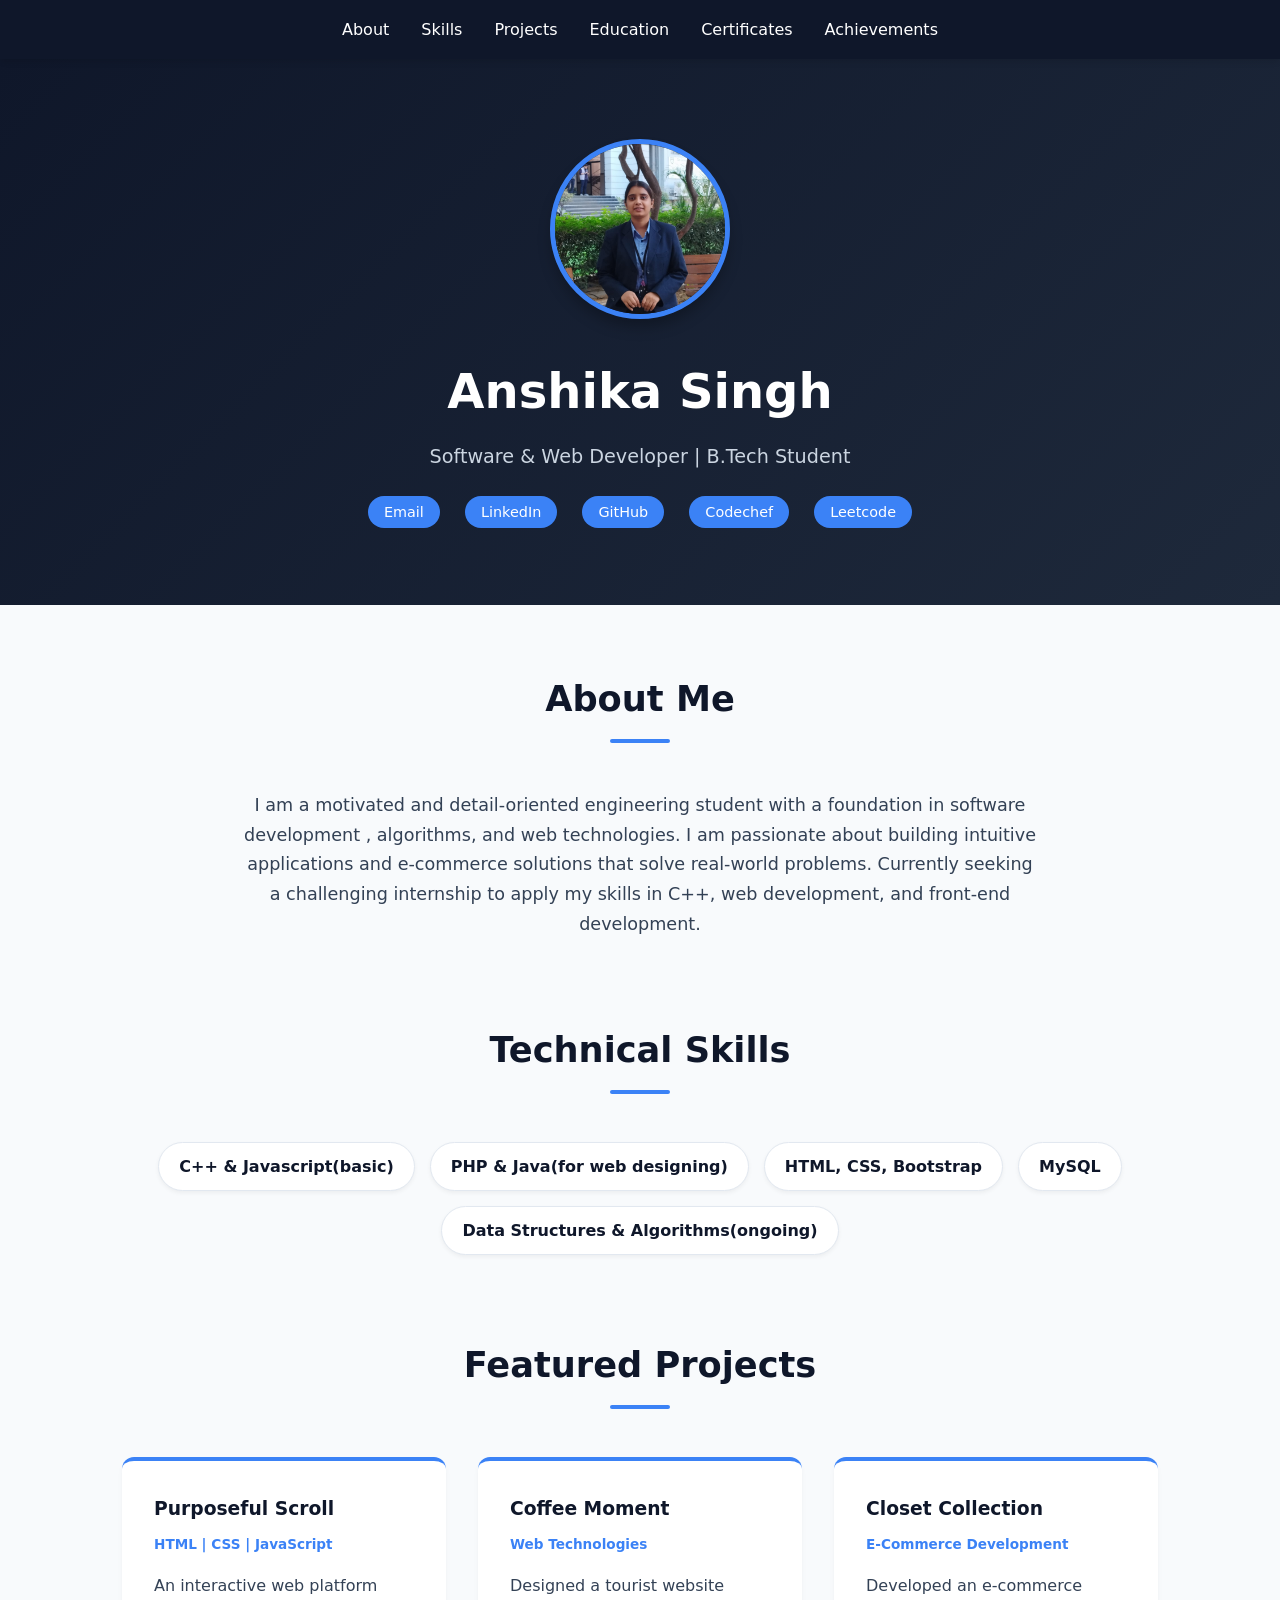
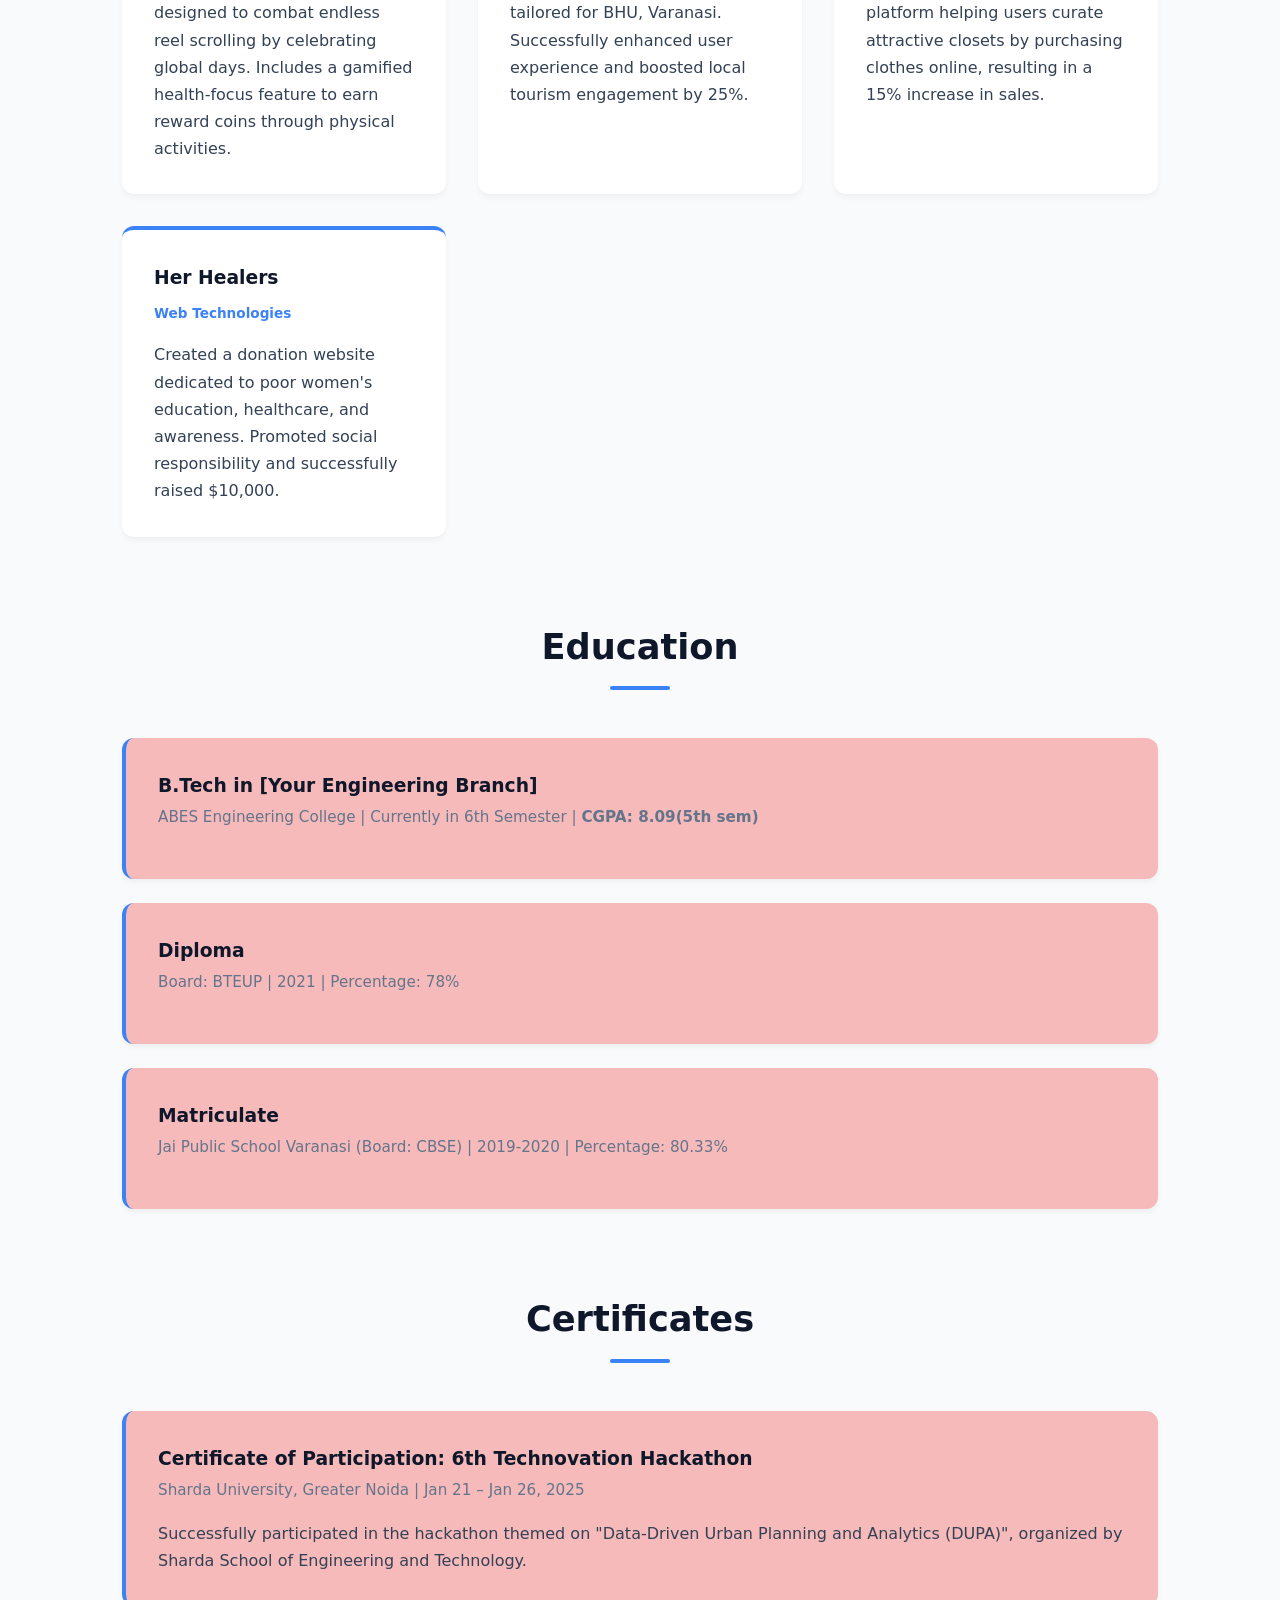
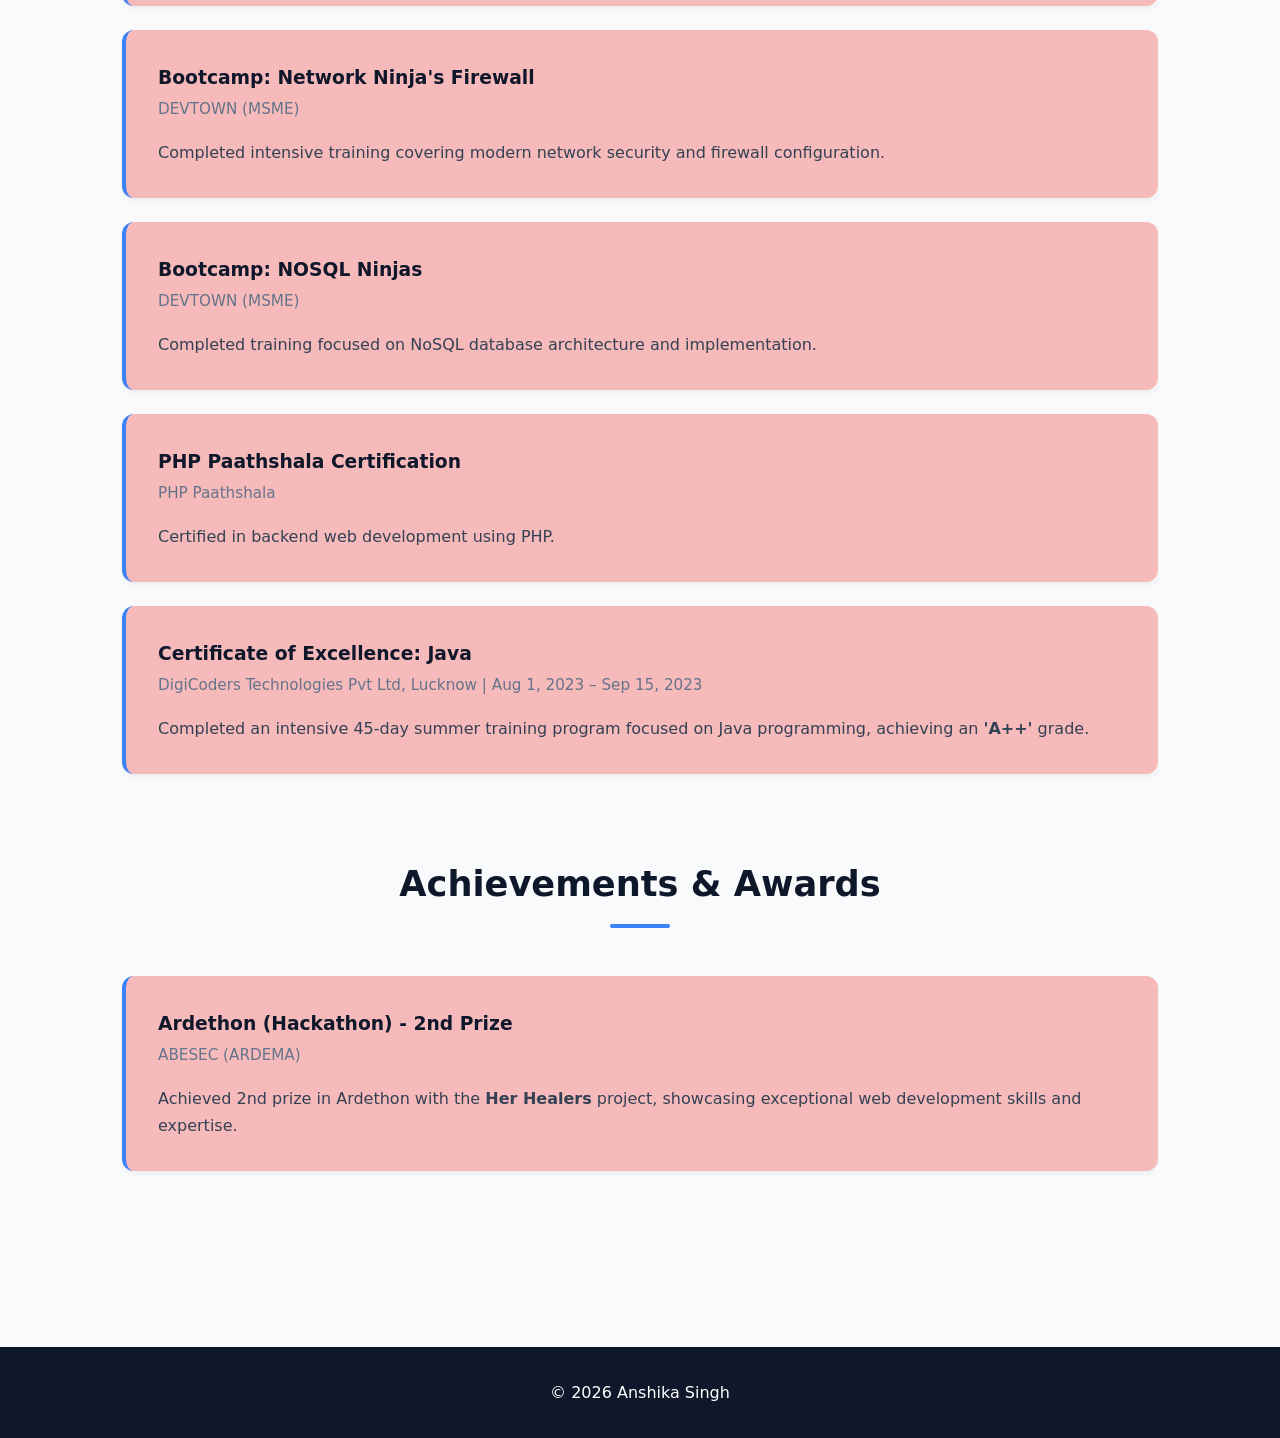
<file: index.html>
<!DOCTYPE html>
<html lang="en">
<head>
    <meta charset="UTF-8">
    <meta name="viewport" content="width=device-width, initial-scale=1.0">
    <title>Anshika Singh | Professional Portfolio</title>
    <style>
        /* Modern CSS Reset & Variables */
        
        :root {
            --primary: #0f172a;
            --secondary: #3b82f6;
            --accent: #1d4ed8;
            --bg-light: #f8fafc;
            --text-main: #334155;
            --text-muted: #64748b;
        }

        * {
            margin: 0;
            padding: 0;
            box-sizing: border-box;
            scroll-behavior: smooth;
        }

        body {
            font-family: 'Segoe UI', system-ui, -apple-system, sans-serif;
            background-color: var(--bg-light);
            color: var(--text-main);
            line-height: 1.7;
        }

        /* Sticky Navigation */
        nav {
            background-color: var(--primary);
            position: sticky;
            top: 0;
            z-index: 1000;
            padding: 1rem 0;
            box-shadow: 0 4px 6px -1px rgba(0, 0, 0, 0.1);
        }

        nav ul {
            display: flex;
            justify-content: center;
            list-style: none;
            gap: 2rem;
            flex-wrap: wrap;
        }

        nav a {
            color: white;
            text-decoration: none;
            font-weight: 500;
            transition: color 0.3s;
        }

        nav a:hover {
            color: var(--secondary);
        }

        /* Hero Section */
        .hero {
            background: linear-gradient(135deg, var(--primary) 0%, #1e293b 100%);
            color: white;
            text-align: center;
            padding: 5rem 2rem;
        }

        .profile-photo {
            width: 180px;
            height: 180px;
            border-radius: 50%;
            border: 5px solid var(--secondary);
            object-fit: cover;
            margin-bottom: 1.5rem;
            box-shadow: 0 10px 15px -3px rgba(0, 0, 0, 0.3);
        }

        .hero h1 {
            font-size: 3rem;
            margin-bottom: 0.5rem;
        }

        .hero p {
            font-size: 1.2rem;
            color: #cbd5e1;
            margin-bottom: 1.5rem;
        }

        .contact-links a {
            color: white;
            text-decoration: none;
            margin: 0 10px;
            padding: 8px 16px;
            background-color: var(--secondary);
            border-radius: 20px;
            font-size: 0.9rem;
            transition: background-color 0.3s;
        }

        .contact-links a:hover {
            background-color: var(--accent);
        }

        /* Layout Container */
        .container {
            max-width: 1100px;
            margin: 0 auto;
            padding: 4rem 2rem;
        }

        .section-title {
            text-align: center;
            font-size: 2.2rem;
            color: var(--primary);
            margin-bottom: 3rem;
            position: relative;
        }

        .section-title::after {
            content: '';
            display: block;
            width: 60px;
            height: 4px;
            background-color: var(--secondary);
            margin: 10px auto 0;
            border-radius: 2px;
        }

        /* Grid for Projects */
        .projects-grid {
            display: grid;
            grid-template-columns: repeat(auto-fit, minmax(300px, 1fr));
            gap: 2rem;
        }

        .card {
            background: white;
            padding: 2rem;
            border-radius: 12px;
            box-shadow: 0 4px 6px -1px rgba(0, 0, 0, 0.05);
            transition: transform 0.3s, box-shadow 0.3s;
            border-top: 4px solid var(--secondary);
        }

        .card:hover {
            transform: translateY(-5px);
            box-shadow: 0 10px 15px -3px rgba(0, 0, 0, 0.1);
        }

        .card h3 {
            color: var(--primary);
            margin-bottom: 0.5rem;
        }

        .card .tech-stack {
            font-size: 0.85rem;
            color: var(--secondary);
            font-weight: 600;
            margin-bottom: 1rem;
        }

        /* Skills Tags */
        .skills-container {
            display: flex;
            flex-wrap: wrap;
            gap: 15px;
            justify-content: center;
        }

        .skill-tag {
            background: white;
            color: var(--primary);
            padding: 10px 20px;
            border-radius: 30px;
            font-weight: 600;
            box-shadow: 0 2px 4px rgba(0,0,0,0.05);
            border: 1px solid #e2e8f0;
        }
        .skill-tag:hover{
            scale: inherit;
            color:#5c8ab8;
            transform:translateY(-3px);
            box-sizing: calc(4);
        }
        /* Education & Experience Details */
        .timeline-item {
            background: rgb(247, 186, 186);
            padding: 2rem;
            border-radius: 12px;
            margin-bottom: 1.5rem;
            box-shadow: 0 4px 6px -1px rgba(0, 0, 0, 0.05);
            border-left: 4px solid var(--secondary);
            position: relative;
        }

        .timeline-item h3 {
            color: var(--primary);
            margin-bottom: 0.2rem;
        }

        .timeline-item span {
            display: block;
            color: var(--text-muted);
            font-size: 0.95rem;
            margin-bottom: 1rem;
            font-weight: 500;
        }
        
        .certificate-link {
            display: inline-block;
            margin-top: 10px;
            font-size: 0.9rem;
            color: var(--secondary);
            text-decoration: none;
            font-weight: bold;
        }
        
        .certificate-link:hover {
            text-decoration: underline;
        }

        /* Footer */
        footer {
            background-color: var(--primary);
            color: white;
            text-align: center;
            padding: 2rem;
            margin-top: 2rem;
        }
    </style>
</head>
<body>

    <nav>
        <ul>
            <li><a href="#about">About</a></li>
            <li><a href="#skills">Skills</a></li>
            <li><a href="#projects">Projects</a></li>
            <li><a href="#education">Education</a></li>
            <li><a href="#certificates">Certificates</a></li>
            <li><a href="#achievements">Achievements</a></li>
        </ul>
    </nav>

    <header class="hero">
        <img src="anshikaa.jpeg" alt="Profile Photo" class="profile-photo">
        <h1>Anshika Singh</h1>
        <p>Software & Web Developer | B.Tech Student</p>
        <div class="contact-links">
            <a href="anshikamuskansingh@gmail.com">Email</a>
            <a href="https://www.linkedin.com/in/webdeveloper-anshika-singh/z" target="_blank">LinkedIn</a>
            <a href="https://github.com/anshikamuskansi" target="_blank">GitHub</a>
            <a href="https://www.codechef.com/users/worm_array_37" target="_blank">Codechef</a>
              <a href="https://leetcode.com/u/anshikamuskansi/" target="_blank">Leetcode</a>
            
        </div>
    </header>

    <div class="container">
        
        <section id="about" style="margin-bottom: 5rem; text-align: center;">
            <h2 class="section-title">About Me</h2>
            <p style="max-width: 800px; margin: 0 auto; font-size: 1.1rem;">
                I am a motivated and detail-oriented engineering student with a 
                 foundation in software development , algorithms, and web technologies. 
                 I am passionate about building intuitive applications and e-commerce 
                 solutions that solve real-world problems. Currently seeking a 
                 challenging internship to apply my skills in C++, web development, 
                 and front-end development.
            </p>
        </section>

        <section id="skills" style="margin-bottom: 5rem;">
            <h2 class="section-title">Technical Skills</h2>
            <div class="skills-container">
                <div class="skill-tag">C++ & Javascript(basic)</div>
                <div class="skill-tag">PHP & Java(for web designing)</div>
                <div class="skill-tag">HTML, CSS, Bootstrap</div>
                <div class="skill-tag">MySQL</div>
                <div class="skill-tag">Data Structures & Algorithms(ongoing)</div> 
  
            </div>
        </section>

        <section id="projects" style="margin-bottom: 5rem;">
            <h2 class="section-title">Featured Projects</h2>
            <div class="projects-grid">
                
                <div class="card">
                    <h3>Purposeful Scroll</h3>
                    <div class="tech-stack">HTML | CSS | JavaScript</div>
                    <p>An interactive web platform designed to combat endless reel scrolling by celebrating global days. Includes a gamified health-focus feature to earn reward coins through physical activities.</p>
                </div>

                <div class="card">
                    <h3>Coffee Moment</h3>
                    <div class="tech-stack">Web Technologies</div>
                    <p>Designed a tourist website tailored for BHU, Varanasi. Successfully enhanced user experience and boosted local tourism engagement by 25%.</p>
                </div>

                <div class="card">
                    <h3>Closet Collection</h3>
                    <div class="tech-stack">E-Commerce Development</div>
                    <p>Developed an e-commerce platform helping users curate attractive closets by purchasing clothes online, resulting in a 15% increase in sales.</p>
                </div>

                <div class="card">
                    <h3>Her Healers</h3>
                    <div class="tech-stack">Web Technologies</div>
                    <p>Created a donation website dedicated to poor women's education, healthcare, and awareness. Promoted social responsibility and successfully raised $10,000.</p>
                </div>

            </div>
        </section>

        <section id="education" style="margin-bottom: 5rem;">
            <h2 class="section-title">Education</h2>
            
            <div class="timeline-item">
                <h3>B.Tech in [Your Engineering Branch]</h3>
                <span>ABES Engineering College | Currently in 6th Semester | <strong>CGPA: 8.09(5th sem)</strong></span>
            </div>

            <div class="timeline-item">
                <h3>Diploma</h3>
                <span>Board: BTEUP | 2021 | Percentage: 78%</span>
            </div>
            
            <div class="timeline-item">
                <h3>Matriculate</h3>
                <span>Jai Public School Varanasi (Board: CBSE) | 2019-2020 | Percentage: 80.33%</span>
            </div>
        </section>

        <section id="certificates" style="margin-bottom: 5rem;">
            <h2 class="section-title">Certificates</h2>

            <div class="timeline-item">
                <h3>Certificate of Participation: 6th Technovation Hackathon</h3>
                <span>Sharda University, Greater Noida | Jan 21 – Jan 26, 2025</span>
                <p>Successfully participated in the hackathon themed on "Data-Driven Urban Planning and Analytics (DUPA)", organized by Sharda School of Engineering and Technology.</p>
            </div>

            <div class="timeline-item">
                <h3>Bootcamp: Network Ninja's Firewall</h3>
                <span>DEVTOWN (MSME)</span>
                <p>Completed intensive training covering modern network security and firewall configuration.</p>
            </div>

            <div class="timeline-item">
                <h3>Bootcamp: NOSQL Ninjas</h3>
                <span>DEVTOWN (MSME)</span>
                <p>Completed training focused on NoSQL database architecture and implementation.</p>
            </div>

            <div class="timeline-item">
                <h3>PHP Paathshala Certification</h3>
                <span>PHP Paathshala</span>
                <p>Certified in backend web development using PHP.</p>
            </div>

            <div class="timeline-item">
                <h3>Certificate of Excellence: Java</h3>
                <span>DigiCoders Technologies Pvt Ltd, Lucknow | Aug 1, 2023 – Sep 15, 2023</span>
                <p>Completed an intensive 45-day summer training program focused on Java programming, achieving an <strong>'A++'</strong> grade.</p>
            </div>
        </section>

        <section id="achievements" style="margin-bottom: 5rem;">
            <h2 class="section-title">Achievements & Awards</h2>

            <div class="timeline-item">
                <h3>Ardethon (Hackathon) - 2nd Prize</h3>
                <span>ABESEC (ARDEMA)</span>
                <p>Achieved 2nd prize in Ardethon with the <strong>Her Healers</strong> project, showcasing exceptional web development skills and expertise.</p>
            </div>
        </section>

    </div>

    <footer>
        <p>&copy; 2026 Anshika Singh</p>
    </footer>

</body>
</html>
</file>
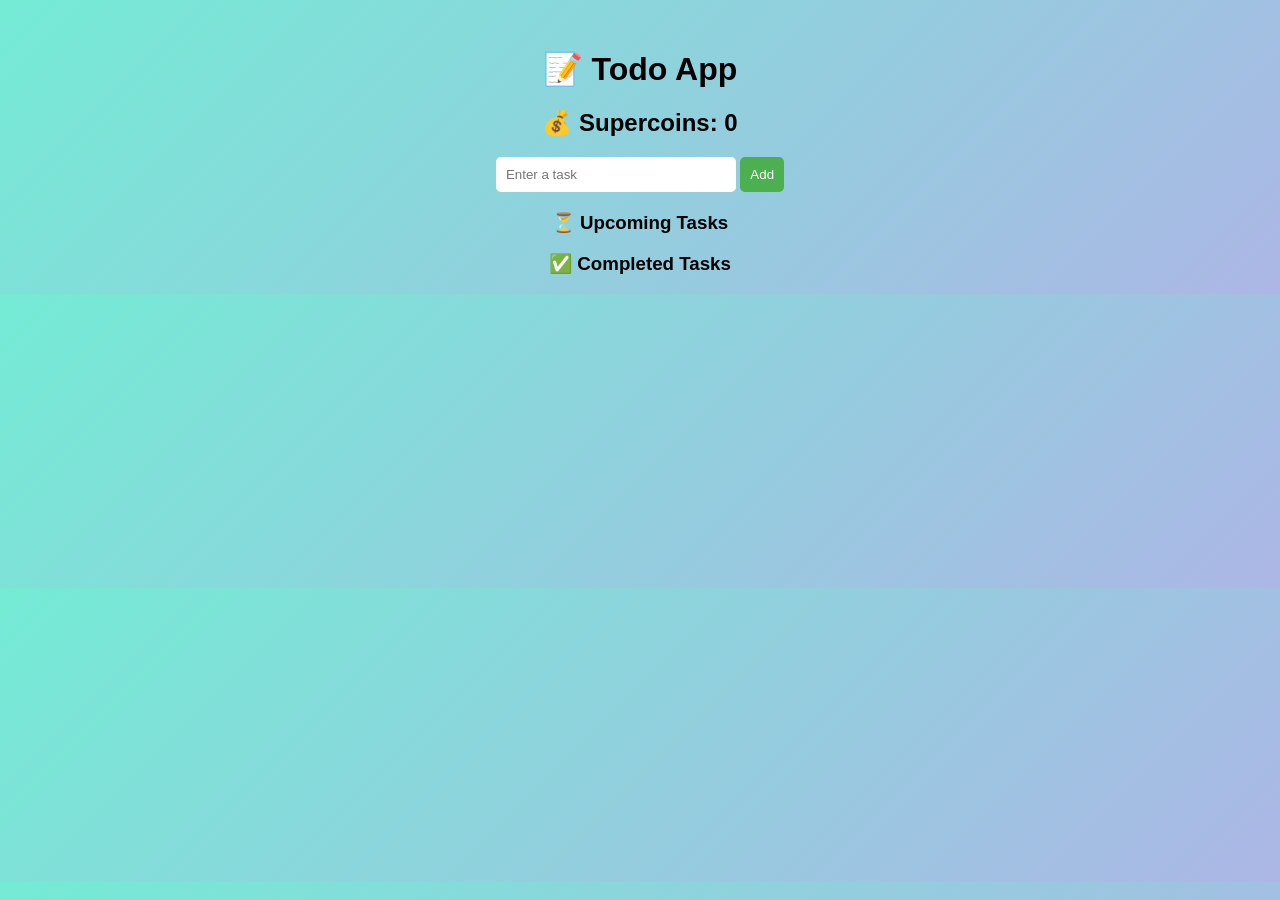
<file: to-do list app/index.html>
<!DOCTYPE html>
<html lang="en">
<head>
  <meta charset="UTF-8">
  <title>Todo App with Supercoins</title>
  <link rel="stylesheet" href="style.css">
</head>
<body>

  <div class="container">
    <h1>📝 Todo App</h1>

    <h2>💰 Supercoins: <span id="coins">0</span></h2>

    <div class="input-box">
      <input type="text" id="taskInput" placeholder="Enter a task">
      <button onclick="addTask()">Add</button>
    </div>

    <h3>⏳ Upcoming Tasks</h3>
    <ul id="pendingList"></ul>

    <h3>✅ Completed Tasks</h3>
    <ul id="completedList"></ul>
  </div>

  <script src="script.js"></script>
</body>
</html>
</file>
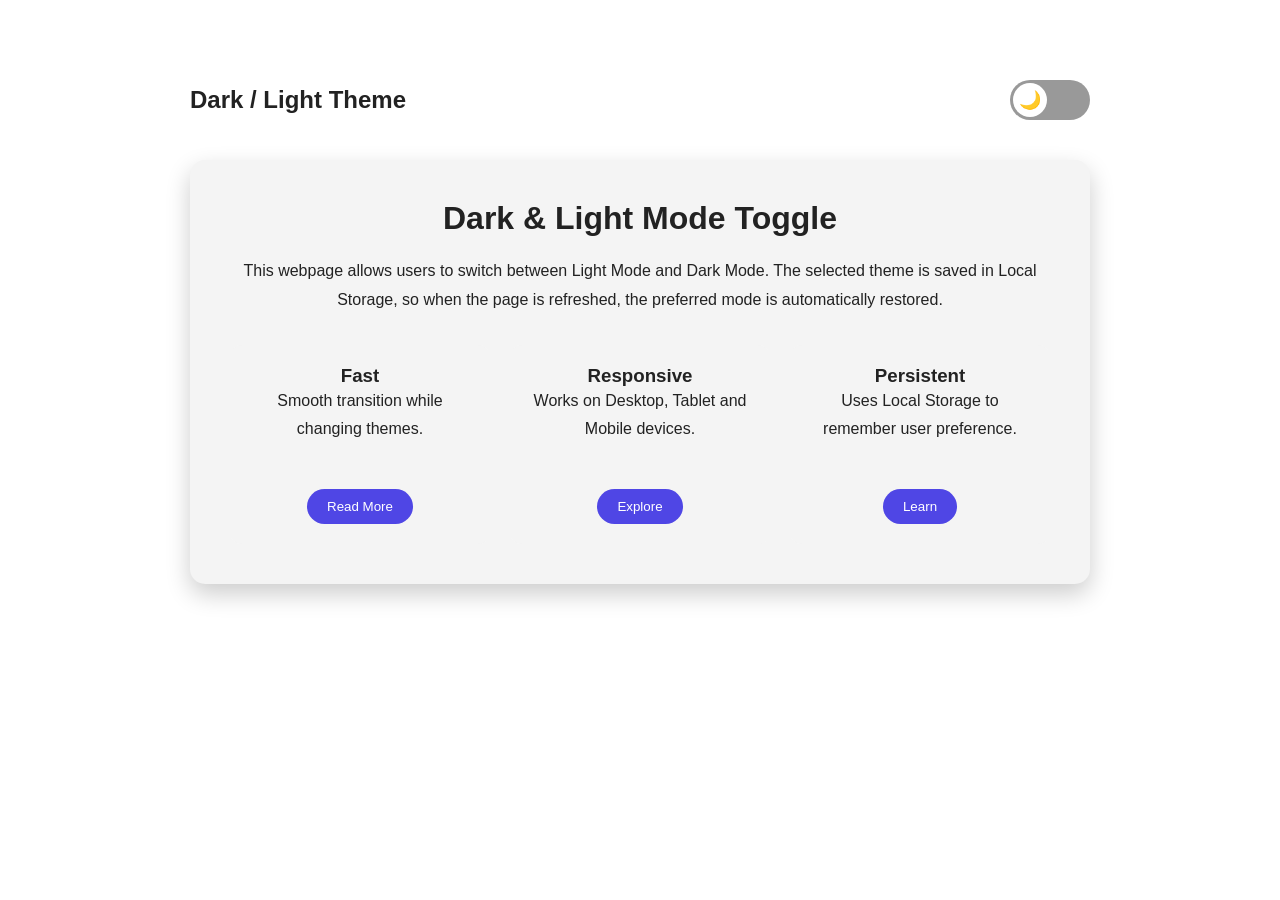
<file: dark&light.html.html>
<!DOCTYPE html>
<html lang="en">
<head>
<meta charset="UTF-8">
<meta name="viewport" content="width=device-width, initial-scale=1.0">
<title>Dark / Light Mode Toggle</title>

<style>
    
*{
    margin:0;
    padding:0;
    box-sizing:border-box;
    font-family:Arial,sans-serif;
}

body{
    --bg:#ffffff;
    --text:#222;
    --card:#f4f4f4;
    --btn:#4f46e5;

    background:var(--bg);
    color:var(--text);
    transition:0.5s;
}

body.dark{
    --bg:#121212;
    --text:#ffffff;
    --card:#1f1f1f;
    --btn:#facc15;
}

.container{
    width:90%;
    max-width:900px;
    margin:80px auto;
}

.card{
    background:var(--card);
    padding:40px;
    border-radius:15px;
    box-shadow:0 10px 25px rgba(0,0,0,.2);
    transition:.5s;
}

h1{
    text-align:center;
    margin-bottom:20px;
}

p{
    text-align:center;
    line-height:1.8;
    margin-bottom:30px;
}

.top{
    display:flex;
    justify-content:space-between;
    align-items:center;
    margin-bottom:40px;
}

.switch{
    width:80px;
    height:40px;
    background:#999;
    border-radius:50px;
    position:relative;
    cursor:pointer;
    transition:.4s;
}

.switch::before{
    content:"🌙";
    position:absolute;
    width:34px;
    height:34px;
    left:3px;
    top:3px;
    border-radius:50%;
    background:white;
    display:flex;
    justify-content:center;
    align-items:center;
    transition:.4s;
    font-size:18px;
}

body.dark .switch{
    background:#facc15;
}

body.dark .switch::before{
    transform:translateX(40px);
    content:"☀️";
}

.grid{
    display:grid;
    grid-template-columns:repeat(auto-fit,minmax(220px,1fr));
    gap:20px;
}

.box{
    background:var(--card);
    padding:20px;
    border-radius:12px;
    text-align:center;
    transition:.4s;
}

.box:hover{
    transform:translateY(-8px);
}

button{
    margin-top:15px;
    padding:10px 20px;
    border:none;
    border-radius:30px;
    background:var(--btn);
    color:white;
    cursor:pointer;
    transition:.3s;
}

button:hover{
    transform:scale(1.05);
}

body.dark button{
    color:#000;
}
</style>

</head>
<body>

<div class="container">

<div class="top">
<h2>Dark / Light Theme</h2>

<div class="switch" id="toggle"></div>

</div>

<div class="card">

<h1>Dark & Light Mode Toggle</h1>

<p>
This webpage allows users to switch between Light Mode and Dark Mode.
The selected theme is saved in Local Storage, so when the page is refreshed,
the preferred mode is automatically restored.
</p>

<div class="grid">

<div class="box">
<h3>Fast</h3>
<p>Smooth transition while changing themes.</p>
<button>Read More</button>
</div>

<div class="box">
<h3>Responsive</h3>
<p>Works on Desktop, Tablet and Mobile devices.</p>
<button>Explore</button>
</div>

<div class="box">
<h3>Persistent</h3>
<p>Uses Local Storage to remember user preference.</p>
<button>Learn</button>
</div>

</div>

</div>

</div>

<script>
const toggle=document.getElementById("toggle");

if(localStorage.getItem("theme")==="dark"){
    document.body.classList.add("dark");
}

toggle.onclick=function(){

    document.body.classList.toggle("dark");

    if(document.body.classList.contains("dark")){
        localStorage.setItem("theme","dark");
    }
    else{
        localStorage.setItem("theme","light");
    }

}
</script>

</body>
</html>
</file>
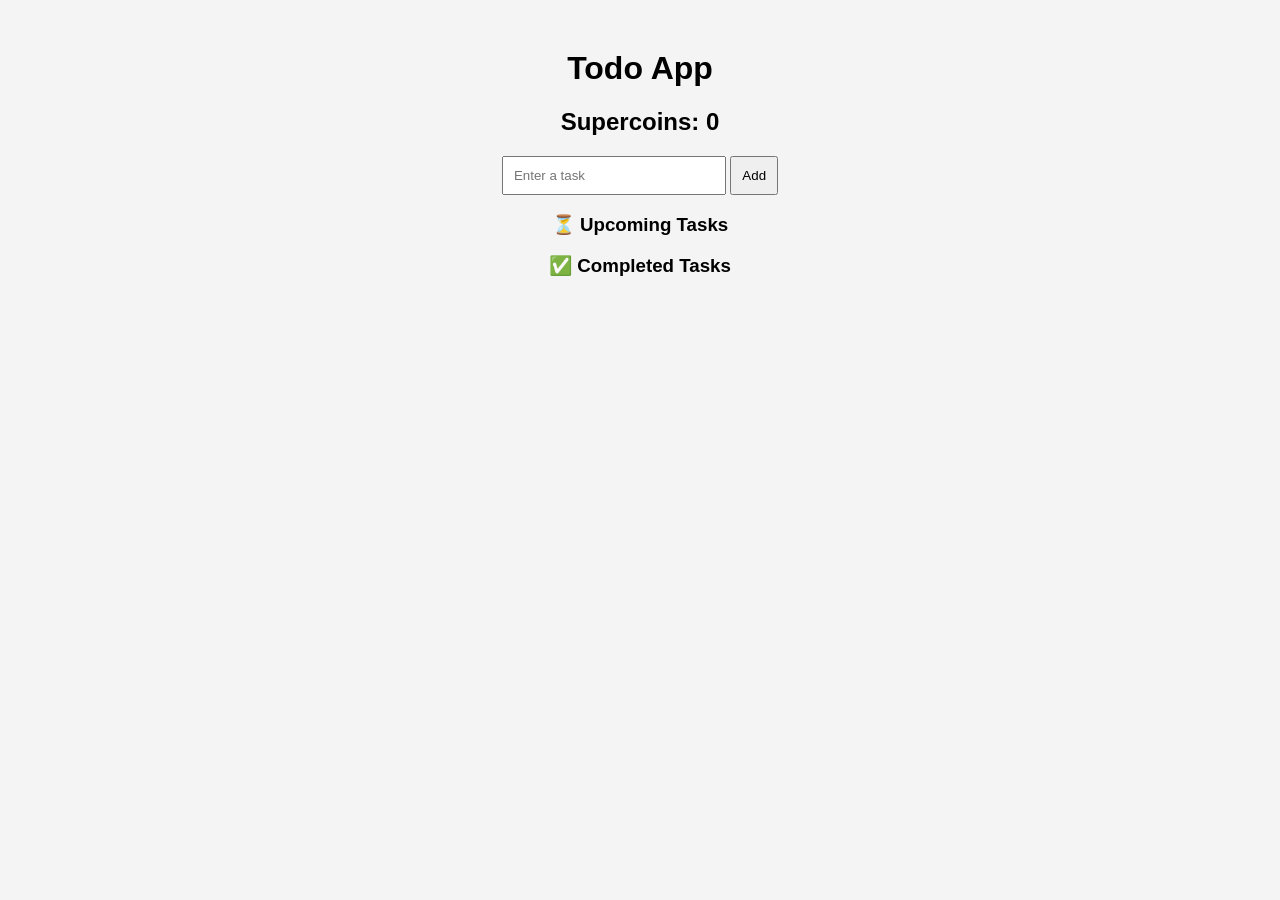
<file: to-do list app/indexx.html>
<!DOCTYPE html>
<html lang="en">
<head>
  <meta charset="UTF-8">
  <title>Todo App with Supercoins</title>
  <link rel="stylesheet" href="stylee.css">
</head>
<body>

  <div class="container">
    <h1>Todo App</h1>

    <h2>Supercoins: <span id="coins">0</span></h2>

    <input type="text" id="taskInput" placeholder="Enter a task">
    <button onclick="addTask()">Add</button>

    <h3>⏳ Upcoming Tasks</h3>
    <ul id="pendingList"></ul>

    <h3>✅ Completed Tasks</h3>
    <ul id="completedList"></ul>
  </div>

  <script src="scriptt.js"></script>
</body>
</html>
</file>
<file: to-do list app/style.css>
body {
  font-family: Arial;
  background: linear-gradient(135deg, #74ebd5, #ACB6E5);
  text-align: center;
  margin: 0;
}

.container {
  margin-top: 50px;
}

.input-box {
  margin-bottom: 20px;
}

input {
  padding: 10px;
  width: 220px;
  border-radius: 5px;
  border: none;
}

button {
  padding: 10px;
  cursor: pointer;
  border: none;
  border-radius: 5px;
  background: #4CAF50;
  color: white;
  transition: 0.3s;
}

button:hover {
  background: #45a049;
  transform: scale(1.05);
}

ul {
  padding: 0;
}

li {
  list-style: none;
  margin: 10px auto;
  padding: 12px;
  background: white;
  width: 320px;
  display: flex;
  justify-content: space-between;
  border-radius: 8px;
  animation: fadeIn 0.4s ease;
}

.completed {
  text-decoration: line-through;
  color: gray;
  background: #d4edda;
}

/* Buttons inside list */
li div {
  display: flex;
  gap: 5px;
}

/* Animation for task */
@keyframes fadeIn {
  from {
    opacity: 0;
    transform: translateY(10px);
  }
  to {
    opacity: 1;
    transform: translateY(0);
  }
}

/* Coin animation */
.coin-pop {
  animation: pop 0.3s ease;
}

@keyframes pop {
  0% { transform: scale(1); }
  50% { transform: scale(1.4); color: gold; }
  100% { transform: scale(1); }
}
</file>
<file: to-do list app/stylee.css>
body {
  font-family: Arial;
  background: #f4f4f4;
  text-align: center;
}

.container {
  margin-top: 50px;
}

input {
  padding: 10px;
  width: 200px;
}

button {
  padding: 10px;
  cursor: pointer;
}

ul {
  padding: 0;
}

li {
  list-style: none;
  margin: 10px auto;
  padding: 10px;
  background: white;
  width: 300px;
  display: flex;
  justify-content: space-between;
  cursor: pointer;
  border-radius: 5px;
}

.completed {
  text-decoration: line-through;
  color: gray;
  background: #d4edda;
}
</file>
